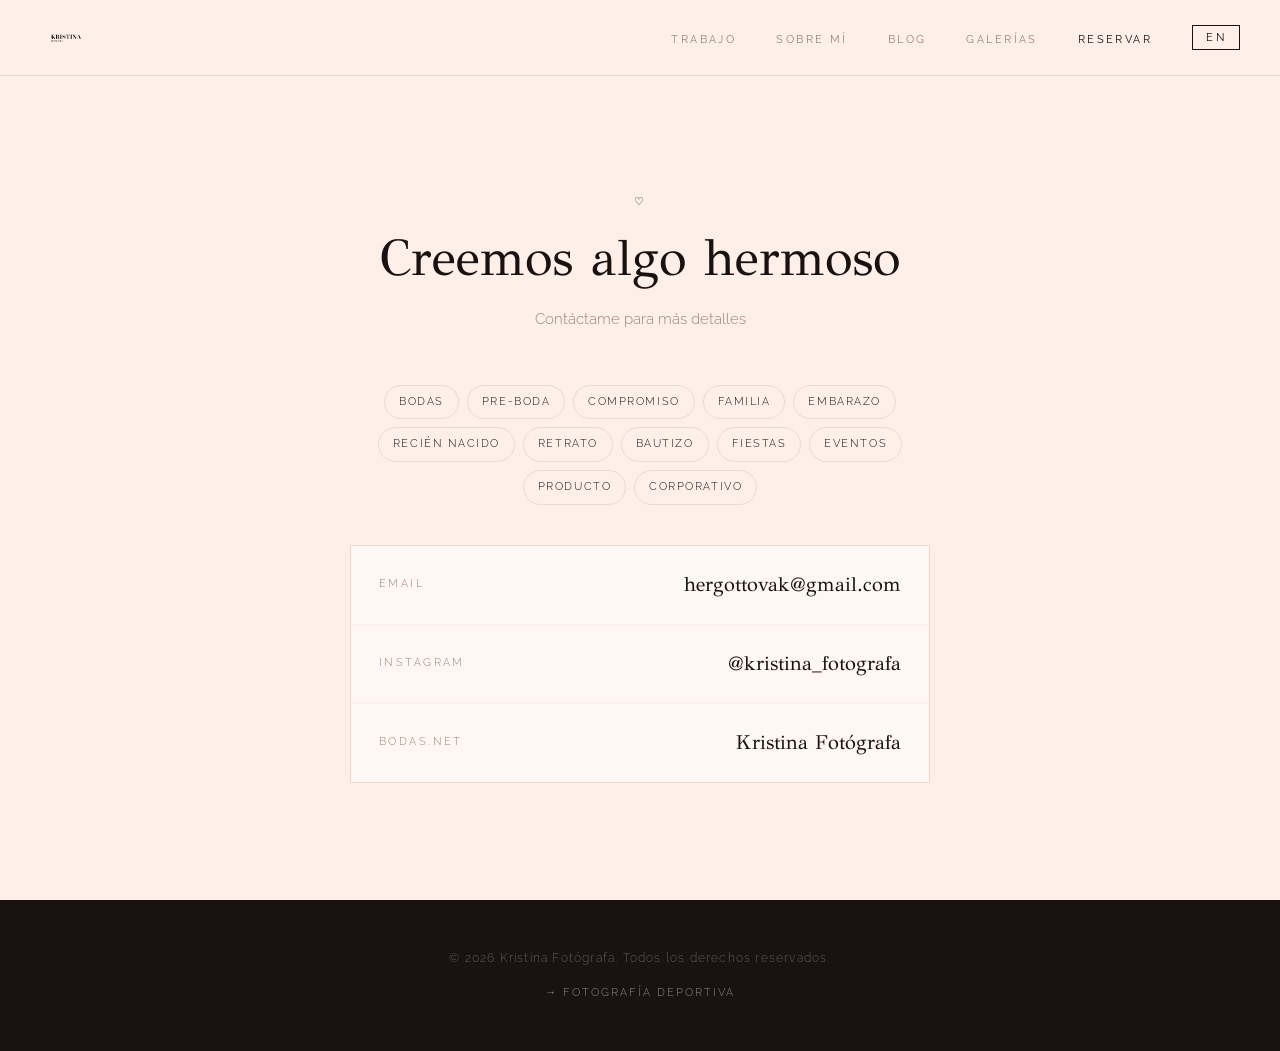
<file: reservar.html>
<!DOCTYPE html>
<html lang="es">
<head>
  <meta charset="UTF-8">
  <meta name="viewport" content="width=device-width, initial-scale=1.0">
  <title>Kristina Fotógrafa — Reservar</title>
  <link rel="preconnect" href="https://fonts.googleapis.com">
  <link rel="preconnect" href="https://fonts.gstatic.com" crossorigin>
  <link href="https://fonts.googleapis.com/css2?family=GFS+Didot&family=Raleway:wght@300;400;500&display=swap" rel="stylesheet">
  <link rel="stylesheet" href="style.css?v=2">
  <!-- Google Analytics -->
  <script async src="https://www.googletagmanager.com/gtag/js?id=G-7LXSDRW72B"></script>
  <script>window.dataLayer=window.dataLayer||[];function gtag(){dataLayer.push(arguments);}gtag('js',new Date());gtag('config','G-7LXSDRW72B');</script>
</head>
<body>

  <!-- ========== HEADER ========== -->
  <header id="header">
    <nav class="nav-container">
      <a href="index.html" class="logo-link">
        <img src="images/logo.png" alt="Kristina Fotógrafa" class="logo-img">
      </a>
      <div class="nav-right">
        <ul class="nav-links">
          <li><a href="index.html"                   data-en="Work"      data-es="Trabajo"  >Trabajo</a></li>
          <li><a href="sobre-mi.html"              data-en="About"     data-es="Sobre mí" >Sobre mí</a></li>
          <li><a href="blog.html"                  data-en="Blog"      data-es="Blog"     >Blog</a></li>
          <li><a href="galerias.html"              data-en="Galleries" data-es="Galerías" >Galerías</a></li>
          <li><a href="reservar.html" class="active" data-en="Book me"      data-es="Reservar" >Reservar</a></li>
        </ul>
        <button id="lang-toggle" aria-label="Switch language">EN</button>
        <button class="hamburger" id="hamburger" aria-label="Abrir menú">
          <span></span><span></span><span></span>
        </button>
      </div>
    </nav>
  </header>

  <!-- ========== MOBILE MENU ========== -->
  <div class="mobile-menu" id="mobile-menu">
    <ul>
      <li><a href="index.html"    data-en="Work"      data-es="Trabajo"  >Trabajo</a></li>
      <li><a href="sobre-mi.html" data-en="About"     data-es="Sobre mí" >Sobre mí</a></li>
      <li><a href="blog.html"     data-en="Blog"      data-es="Blog"     >Blog</a></li>
      <li><a href="galerias.html" data-en="Galleries" data-es="Galerías" >Galerías</a></li>
      <li><a href="reservar.html" data-en="Book me"      data-es="Reservar" >Reservar</a></li>
    </ul>
  </div>

  <!-- ========== BOOK ========== -->
  <main class="page-book">
    <div class="book-inner">
      <span class="section-label available">
        <span class="heart-icon">♡</span>
      </span>
      <h1
        data-en="Let's create something beautiful"
        data-es="Creemos algo hermoso">Creemos algo hermoso</h1>
      <p
        data-en="Get in touch for details"
        data-es="Contáctame para más detalles"
        >Contáctame para más detalles</p>
      <div class="session-types session-types--centered">
        <div class="session-tags">
          <span class="session-tag" data-en="Weddings"            data-es="Bodas">Bodas</span>
          <span class="session-tag" data-en="Pre-wedding"         data-es="Pre-boda">Pre-boda</span>
          <span class="session-tag" data-en="Engagement"          data-es="Compromiso">Compromiso</span>
          <span class="session-tag" data-en="Family"              data-es="Familia">Familia</span>
          <span class="session-tag" data-en="Maternity"           data-es="Embarazo">Embarazo</span>
          <span class="session-tag" data-en="Newborn"             data-es="Recién nacido">Recién nacido</span>
          <span class="session-tag" data-en="Portrait"            data-es="Retrato">Retrato</span>
          <span class="session-tag" data-en="Baptism" data-es="Bautizo">Bautizo</span>
          <span class="session-tag" data-en="Parties"             data-es="Fiestas">Fiestas</span>
          <span class="session-tag" data-en="Events"              data-es="Eventos">Eventos</span>
          <span class="session-tag" data-en="Product"             data-es="Producto">Producto</span>
          <span class="session-tag" data-en="Corporate"           data-es="Corporativo">Corporativo</span>
        </div>
      </div>
      <div class="contact-links">
        <a href="mailto:hergottovak@gmail.com" class="contact-link">
          <span class="contact-label">Email</span>
          <span class="contact-value">hergottovak@gmail.com</span>
        </a>
        <a href="https://www.instagram.com/kristina_fotografa/" target="_blank" rel="noopener" class="contact-link">
          <span class="contact-label">Instagram</span>
          <span class="contact-value">@kristina_fotografa</span>
        </a>
        <a href="https://www.bodas.net/fotografos/kristina-fotografa--e230770" target="_blank" rel="noopener" class="contact-link">
          <span class="contact-label">Bodas.net</span>
          <span class="contact-value">Kristina Fotógrafa</span>
        </a>
      </div>
    </div>
  </main>

  <footer>
    <div class="footer-inner">
      <p class="footer-copy"
        data-en="© 2026 Kristina Fotógrafa. All rights reserved."
        data-es="© 2026 Kristina Fotógrafa. Todos los derechos reservados."
        >© 2026 Kristina Fotógrafa. Todos los derechos reservados.</p>
      <a href="https://kristinasportphotography.com" target="_blank" rel="noopener" class="footer-link"
        data-en="→ Sport Photography"
        data-es="→ Fotografía deportiva">→ Fotografía deportiva</a>
    </div>
  </footer>

  <script src="script.js"></script>
</body>
</html>
</file>
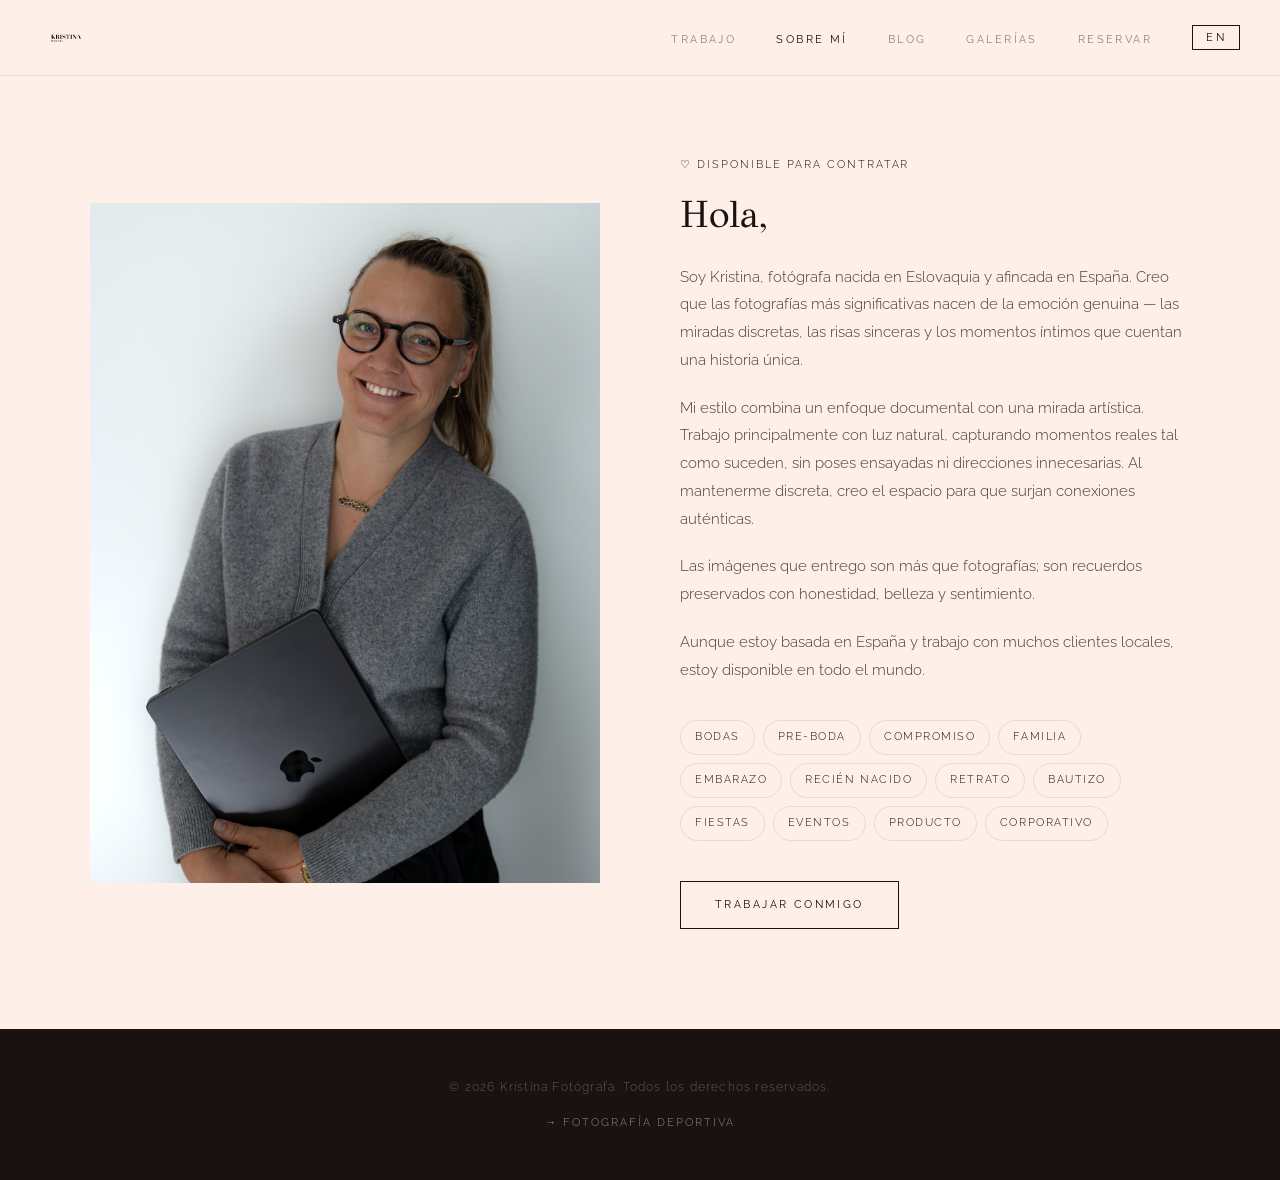
<file: sobre-mi.html>
<!DOCTYPE html>
<html lang="es">
<head>
  <meta charset="UTF-8">
  <meta name="viewport" content="width=device-width, initial-scale=1.0">
  <title>Kristina Fotógrafa — Sobre mí</title>
  <link rel="preconnect" href="https://fonts.googleapis.com">
  <link rel="preconnect" href="https://fonts.gstatic.com" crossorigin>
  <link href="https://fonts.googleapis.com/css2?family=GFS+Didot&family=Raleway:wght@300;400;500&display=swap" rel="stylesheet">
  <link rel="stylesheet" href="style.css?v=2">
  <!-- Google Analytics -->
  <script async src="https://www.googletagmanager.com/gtag/js?id=G-7LXSDRW72B"></script>
  <script>window.dataLayer=window.dataLayer||[];function gtag(){dataLayer.push(arguments);}gtag('js',new Date());gtag('config','G-7LXSDRW72B');</script>
</head>
<body>

  <!-- ========== HEADER ========== -->
  <header id="header">
    <nav class="nav-container">
      <a href="index.html" class="logo-link">
        <img src="images/logo.png" alt="Kristina Fotógrafa" class="logo-img">
      </a>
      <div class="nav-right">
        <ul class="nav-links">
          <li><a href="index.html"                   data-en="Work"      data-es="Trabajo"  >Trabajo</a></li>
          <li><a href="sobre-mi.html" class="active" data-en="About"     data-es="Sobre mí" >Sobre mí</a></li>
          <li><a href="blog.html"                  data-en="Blog"      data-es="Blog"     >Blog</a></li>
          <li><a href="galerias.html"              data-en="Galleries" data-es="Galerías" >Galerías</a></li>
          <li><a href="reservar.html"              data-en="Book me"      data-es="Reservar" >Reservar</a></li>
        </ul>
        <button id="lang-toggle" aria-label="Switch language">EN</button>
        <button class="hamburger" id="hamburger" aria-label="Abrir menú">
          <span></span><span></span><span></span>
        </button>
      </div>
    </nav>
  </header>

  <!-- ========== MOBILE MENU ========== -->
  <div class="mobile-menu" id="mobile-menu">
    <ul>
      <li><a href="index.html"    data-en="Work"      data-es="Trabajo"  >Trabajo</a></li>
      <li><a href="sobre-mi.html" data-en="About"     data-es="Sobre mí" >Sobre mí</a></li>
      <li><a href="blog.html"     data-en="Blog"      data-es="Blog"     >Blog</a></li>
      <li><a href="galerias.html" data-en="Galleries" data-es="Galerías" >Galerías</a></li>
      <li><a href="reservar.html" data-en="Book me"      data-es="Reservar" >Reservar</a></li>
    </ul>
  </div>

  <!-- ========== ABOUT ========== -->
  <main class="page-about">
    <div class="about-grid">
      <div class="about-image-wrap">
        <img src="images/portrait.jpg" alt="Kristina">
      </div>
      <div class="about-content">
        <span class="section-label available">
          <span class="heart-icon">♡</span> <span data-en="Available to hire" data-es="Disponible para contratar">Disponible para contratar</span>
        </span>
        <h1 data-en="Hi," data-es="Hola,">Hola,</h1>
        <p
          data-en="I'm Kristina, a Slovakia-born photographer now based in Vigo, Spain. I believe the most meaningful photographs are created through genuine emotion — the quiet glances, heartfelt laughter, and intimate moments that tell a story no one else can."
          data-es="Soy Kristina, fotógrafa nacida en Eslovaquia y afincada en España. Creo que las fotografías más significativas nacen de la emoción genuina — las miradas discretas, las risas sinceras y los momentos íntimos que cuentan una historia única."
          >Soy Kristina, fotógrafa nacida en Eslovaquia y afincada en España. Creo que las fotografías más significativas nacen de la emoción genuina — las miradas discretas, las risas sinceras y los momentos íntimos que cuentan una historia única.</p>
        <p
          data-en="My style combines a documentary approach with an artistic eye. Working primarily with natural light, I capture real moments as they unfold, without staged poses or unnecessary direction. By remaining unobtrusive, I create space for authentic connections to emerge naturally."
          data-es="Mi estilo combina un enfoque documental con una mirada artística. Trabajo principalmente con luz natural, capturando momentos reales tal como suceden, sin poses ensayadas ni direcciones innecesarias. Al mantenerme discreta, creo el espacio para que surjan conexiones auténticas."
          >Mi estilo combina un enfoque documental con una mirada artística. Trabajo principalmente con luz natural, capturando momentos reales tal como suceden, sin poses ensayadas ni direcciones innecesarias. Al mantenerme discreta, creo el espacio para que surjan conexiones auténticas.</p>
        <p
          data-en="The images I deliver are more than photographs; they are memories preserved with honesty, beauty, and feeling."
          data-es="Las imágenes que entrego son más que fotografías; son recuerdos preservados con honestidad, belleza y sentimiento."
          >Las imágenes que entrego son más que fotografías; son recuerdos preservados con honestidad, belleza y sentimiento.</p>
        <p
          data-en="Although I am based in Spain and work with many local clients, I am available worldwide."
          data-es="Aunque estoy basada en España y trabajo con muchos clientes locales, estoy disponible en todo el mundo."
          >Aunque estoy basada en España y trabajo con muchos clientes locales, estoy disponible en todo el mundo.</p>
        <div class="session-types">
          <div class="session-tags">
            <span class="session-tag" data-en="Weddings"            data-es="Bodas">Bodas</span>
            <span class="session-tag" data-en="Pre-wedding"         data-es="Pre-boda">Pre-boda</span>
            <span class="session-tag" data-en="Engagement"          data-es="Compromiso">Compromiso</span>
            <span class="session-tag" data-en="Family"              data-es="Familia">Familia</span>
            <span class="session-tag" data-en="Maternity"           data-es="Embarazo">Embarazo</span>
            <span class="session-tag" data-en="Newborn"             data-es="Recién nacido">Recién nacido</span>
            <span class="session-tag" data-en="Portrait"            data-es="Retrato">Retrato</span>
            <span class="session-tag" data-en="Baptism" data-es="Bautizo">Bautizo</span>
            <span class="session-tag" data-en="Parties"             data-es="Fiestas">Fiestas</span>
            <span class="session-tag" data-en="Events"              data-es="Eventos">Eventos</span>
            <span class="session-tag" data-en="Product"             data-es="Producto">Producto</span>
            <span class="session-tag" data-en="Corporate"           data-es="Corporativo">Corporativo</span>
          </div>
        </div>
        <a href="reservar.html" class="btn"
          data-en="Work with me"
          data-es="Trabajar conmigo">Trabajar conmigo</a>
      </div>
    </div>
  </main>

  <footer>
    <div class="footer-inner">
      <p class="footer-copy"
        data-en="© 2026 Kristina Fotógrafa. All rights reserved."
        data-es="© 2026 Kristina Fotógrafa. Todos los derechos reservados."
        >© 2026 Kristina Fotógrafa. Todos los derechos reservados.</p>
      <a href="https://kristinasportphotography.com" target="_blank" rel="noopener" class="footer-link"
        data-en="→ Sport Photography"
        data-es="→ Fotografía deportiva">→ Fotografía deportiva</a>
    </div>
  </footer>

  <script src="script.js"></script>
</body>
</html>
</file>
<file: style.css>
/* ============================================================
   KRISTINA FOTÓGRAFA — style.css
   Main color: #FFEFE9  |  Font: Didot / GFS Didot
   ============================================================ */

/* ── Variables ─────────────────────────────────────────────── */
:root {
  --main:        #FFEFE9;
  --blush:       #F5D9CE;
  --dark:        #1A1210;
  --muted:       #9B8275;
  --border:      #EDD8CF;
  --white:       #FFFFFF;

  --font-serif:  'Didot', 'GFS Didot', 'Bodoni MT', 'Playfair Display', Georgia, serif;
  --font-sans:   'Raleway', sans-serif;

  --nav-h:       76px;
  --board-gap:   4px;
}

/* ── Reset ──────────────────────────────────────────────────── */
*, *::before, *::after { box-sizing: border-box; margin: 0; padding: 0; }
html  { scroll-behavior: smooth; }
body  {
  font-family: var(--font-sans);
  background: var(--main);
  color: var(--dark);
  font-size: 16px;
  line-height: 1.7;
  font-weight: 300;
}
img { display: block; max-width: 100%; }
a   { text-decoration: none; color: inherit; }
ul  { list-style: none; }


/* ============================================================
   HEADER
   ============================================================ */
#header {
  position: fixed;
  inset: 0 0 auto 0;
  z-index: 100;
  height: var(--nav-h);
  background: rgba(255, 239, 233, 0.95);
  backdrop-filter: blur(10px);
  border-bottom: 1px solid var(--border);
  transition: box-shadow 0.3s;
}

.nav-container {
  height: 100%;
  display: flex;
  align-items: center;
  justify-content: space-between;
  padding: 0 40px;
}

.logo-img { height: 52px; width: auto; }

/* Nav links + lang toggle grouped on the right */
.nav-right {
  display: flex;
  align-items: center;
  gap: 40px;
}

.nav-links {
  display: flex;
  align-items: center;
  gap: 40px;
}
.nav-links a {
  font-size: 11px;
  font-weight: 400;
  letter-spacing: 0.22em;
  text-transform: uppercase;
  color: var(--muted);
  transition: color 0.2s;
}
.nav-links a:hover,
.nav-links a.active { color: var(--dark); }

#lang-toggle {
  background: none;
  border: 1px solid var(--dark);
  color: var(--dark);
  font-family: var(--font-sans);
  font-size: 11px;
  font-weight: 400;
  letter-spacing: 0.22em;
  padding: 5px 13px;
  cursor: pointer;
  transition: background 0.2s, color 0.2s;
  flex-shrink: 0;
}
#lang-toggle:hover { background: var(--dark); color: var(--main); }

.hamburger {
  display: none;
  flex-direction: column;
  gap: 5px;
  background: none;
  border: none;
  cursor: pointer;
  padding: 4px;
}
.hamburger span {
  display: block;
  width: 22px;
  height: 1px;
  background: var(--dark);
  transition: all 0.3s;
}


/* ============================================================
   MOBILE MENU
   ============================================================ */
.mobile-menu {
  display: none;
  position: fixed;
  top: var(--nav-h);
  left: 0;
  right: 0;
  background: var(--main);
  border-bottom: 1px solid var(--border);
  z-index: 99;
  padding: 32px 40px;
}
.mobile-menu.open { display: block; }
.mobile-menu ul   { display: flex; flex-direction: column; gap: 24px; }
.mobile-menu a    { font-size: 12px; letter-spacing: 0.22em; text-transform: uppercase; }


/* ============================================================
   GALLERY BOARD  (index.html)
   ============================================================ */
/* ============================================================
   GALLERY TOOLBAR
   ============================================================ */
.gallery-toolbar {
  margin-top: var(--nav-h);
  padding: 14px 40px 8px;
  display: flex;
  justify-content: flex-end;
}

.reshuffle-btn {
  background: none;
  border: 1px solid var(--border);
  color: var(--muted);
  cursor: pointer;
  font-family: var(--font-sans);
  font-size: 11px;
  letter-spacing: 0.18em;
  text-transform: uppercase;
  padding: 6px 14px;
  transition: color 0.2s, border-color 0.2s;
}
.reshuffle-btn:hover {
  color: var(--dark);
  border-color: var(--dark);
}


.gallery-board {
  display: grid;
  grid-template-columns: repeat(3, 1fr);
  gap: var(--board-gap);
  padding: var(--board-gap);
  opacity: 0;
  transition: opacity 0.5s ease;
}
.gallery-board.board-ready { opacity: 1; }

.gallery-item {
  aspect-ratio: 1 / 1;
  overflow: hidden;
  background: var(--blush);
}

/* Real photos */
.gallery-item img {
  width: 100%;
  height: 100%;
  display: block;
  object-fit: cover;
  image-orientation: from-image;
  opacity: 0;
  transition: opacity 0.4s ease, transform 0.6s ease;
}
.gallery-item img.img-ready { opacity: 1; }
.gallery-item:hover img { transform: scale(1.03); }

.gallery-item video {
  width: 100%;
  height: 100%;
  display: block;
  object-fit: cover;
  image-orientation: from-image;
  transition: transform 0.6s ease;
}
.gallery-item:hover video { transform: scale(1.03); }


/* ============================================================
   CLIENT GALLERIES PAGE  (galerias.html)
   ============================================================ */
.page-galleries {
  margin-top: var(--nav-h);
  padding: 72px 48px 100px;
  min-height: calc(100vh - var(--nav-h));
}

.galleries-intro {
  text-align: center;
  max-width: 520px;
  margin: 0 auto 64px;
}
.galleries-intro h1 {
  font-family: var(--font-serif);
  font-size: clamp(28px, 3vw, 44px);
  font-weight: 400;
  line-height: 1.15;
  margin-bottom: 18px;
}
.galleries-intro-text {
  font-size: 15px;
  color: var(--muted);
  line-height: 1.8;
}
.galleries-intro-text a {
  color: var(--dark);
  border-bottom: 1px solid var(--border);
  transition: border-color 0.2s;
}
.galleries-intro-text a:hover { border-color: var(--dark); }

.galleries-grid {
  display: grid;
  grid-template-columns: repeat(3, 1fr);
  gap: 32px;
  max-width: 1100px;
  margin: 0 auto;
}
.galleries-empty {
  grid-column: 1 / -1;
  text-align: center;
  color: var(--muted);
  font-size: 14px;
  letter-spacing: 0.1em;
  padding: 48px 0;
}

/* Gallery card */
.gallery-card {
  cursor: pointer;
}
.gallery-card-thumb {
  position: relative;
  aspect-ratio: 4 / 5;
  overflow: hidden;
  background: var(--blush);
}
.gallery-card-thumb img {
  width: 100%;
  height: 100%;
  object-fit: cover;
  display: block;
  transition: transform 0.6s ease;
}
.gallery-card:hover .gallery-card-thumb img { transform: scale(1.04); }

.gallery-card-overlay {
  position: absolute;
  inset: 0;
  display: flex;
  align-items: flex-end;
  justify-content: flex-end;
  padding: 14px;
  background: linear-gradient(to top, rgba(26,18,16,0.28) 0%, transparent 50%);
  opacity: 0;
  transition: opacity 0.3s;
}
.gallery-card:hover .gallery-card-overlay { opacity: 1; }
.gallery-card-lock-icon { color: #fff; }

.gallery-card-info {
  padding: 14px 2px 0;
}
.gallery-card-name {
  font-family: var(--font-serif);
  font-size: 18px;
  font-weight: 400;
  margin-bottom: 4px;
}
.gallery-card-meta {
  font-size: 11px;
  letter-spacing: 0.18em;
  text-transform: uppercase;
  color: var(--muted);
}

.gallery-card--legacy { opacity: 0.75; }
.gallery-card--legacy:hover { opacity: 1; }
.gallery-card-thumb--legacy img {
  filter: grayscale(100%) contrast(0.9) brightness(1.05);
  transition: filter 0.4s ease, transform 0.6s ease;
}
.gallery-card--legacy:hover .gallery-card-thumb--legacy img {
  filter: grayscale(100%) contrast(0.9) brightness(1.1);
  transform: scale(1.04);
}


/* Gallery view loading / error state */
.gv-loading {
  grid-column: 1 / -1;
  text-align: center;
  padding: 80px 24px;
  font-size: 13px;
  letter-spacing: 0.12em;
  color: var(--muted);
}
.gv-error { color: #c0614a; }

/* Gallery view (after unlocking) */
.gallery-view {
  display: none;
  margin-top: var(--nav-h);
}
.gallery-view-header {
  display: grid;
  grid-template-columns: 1fr auto 1fr;
  align-items: center;
  padding: 16px 40px;
  border-bottom: 1px solid var(--border);
}
.gallery-view-meta {
  text-align: center;
}
.gallery-view-meta h2 {
  font-family: var(--font-serif);
  font-size: 22px;
  font-weight: 400;
  line-height: 1.2;
}
.gallery-view-meta span {
  font-size: 11px;
  letter-spacing: 0.18em;
  text-transform: uppercase;
  color: var(--muted);
}

.back-btn {
  justify-self: start;
  display: flex;
  align-items: center;
  gap: 8px;
  background: none;
  border: none;
  cursor: pointer;
  font-family: var(--font-sans);
  font-size: 11px;
  letter-spacing: 0.18em;
  text-transform: uppercase;
  color: var(--muted);
  padding: 0;
  transition: color 0.2s;
  flex-shrink: 0;
}
.back-btn:hover { color: var(--dark); }

.gv-actions {
  justify-self: end;
  position: relative;
  display: flex;
  align-items: center;
  gap: 8px;
}

.gv-actions-toggle {
  display: flex;
  align-items: center;
  background: none;
  border: none;
  cursor: pointer;
  padding: 6px;
  color: var(--muted);
  transition: color 0.2s;
}
.gv-actions-toggle:hover { color: var(--dark); }

.gv-actions-menu {
  display: none;
  position: absolute;
  right: 0;
  top: calc(100% + 8px);
  background: var(--main);
  border: 1px solid var(--border);
  flex-direction: column;
  align-items: stretch;
  z-index: 50;
  min-width: 180px;
  box-shadow: 0 4px 20px rgba(26,18,16,0.08);
}
.gv-actions-menu.open { display: flex; }

.gv-actions-menu .btn,
.gv-actions-menu .gv-credits-btn,
.gv-actions-menu .gv-blog-btn {
  display: flex;
  align-items: center;
  gap: 8px;
  width: 100%;
  text-align: left;
  padding: 13px 20px;
  font-size: 10px;
  letter-spacing: 0.2em;
  border: none;
  border-bottom: 1px solid var(--border);
  color: var(--dark);
  background: transparent;
}
.gv-actions-menu .btn:last-child,
.gv-actions-menu .gv-credits-btn:last-child,
.gv-actions-menu .gv-blog-btn:last-child { border-bottom: none; }
.gv-actions-menu .btn:hover,
.gv-actions-menu .gv-credits-btn:hover,
.gv-actions-menu .gv-blog-btn:hover {
  background: var(--border);
  color: #000;
}

/* Credits modal */
.pw-modal-inner.credits-modal-inner {
  text-align: left;
  width: min(560px, 90vw);
}
.credits-modal-header {
  display: flex;
  align-items: center;
  justify-content: space-between;
  margin-bottom: 48px;
}
.credits-modal-header .credits-heading {
  margin-bottom: 0;
}
.credits-close {
  background: none;
  border: none;
  cursor: pointer;
  font-size: 24px;
  color: var(--muted);
  padding: 4px;
  line-height: 1;
  transition: color 0.2s;
  flex-shrink: 0;
}
.credits-close:hover { color: var(--dark); }

/* Password modal */
.pw-modal {
  display: none;
  position: fixed;
  inset: 0;
  background: rgba(26, 18, 16, 0.55);
  z-index: 200;
  align-items: center;
  justify-content: center;
  backdrop-filter: blur(4px);
}
.pw-modal.open { display: flex; }

.pw-modal-inner {
  background: var(--main);
  padding: 52px 48px 44px;
  max-width: 380px;
  width: calc(100% - 48px);
  position: relative;
  text-align: center;
}
.pw-close {
  position: absolute;
  top: 18px;
  right: 22px;
  background: none;
  border: none;
  cursor: pointer;
  font-size: 14px;
  color: var(--muted);
  padding: 4px;
  line-height: 1;
  transition: color 0.2s;
}
.pw-close:hover { color: var(--dark); }

.pw-gallery-name {
  font-family: var(--font-serif);
  font-size: 22px;
  font-weight: 400;
  margin-bottom: 32px;
  color: var(--dark);
}
.pw-label {
  display: block;
  font-size: 10px;
  letter-spacing: 0.28em;
  text-transform: uppercase;
  color: var(--muted);
  margin-bottom: 10px;
}
#pw-input {
  width: 100%;
  background: none;
  border: none;
  border-bottom: 1px solid var(--border);
  padding: 10px 0;
  font-family: var(--font-sans);
  font-size: 20px;
  letter-spacing: 0.3em;
  text-align: center;
  color: var(--dark);
  outline: none;
  margin-bottom: 28px;
  transition: border-color 0.2s;
}
#pw-input:focus { border-color: var(--dark); }
.pw-submit {
  width: 100%;
  padding: 14px;
  justify-content: center;
}
.pw-info {
  font-size: 13px;
  color: var(--muted);
  line-height: 1.7;
  margin-bottom: 28px;
}
.pw-info a {
  color: var(--dark);
  border-bottom: 1px solid var(--border);
  transition: border-color 0.2s;
}
.pw-info a:hover { border-color: var(--dark); }

.pw-error {
  margin-top: 14px;
  font-size: 12px;
  letter-spacing: 0.08em;
  color: #c0614a;
  min-height: 18px;
}


/* ============================================================
   BLOG LIST  (blog.html)
   ============================================================ */
.page-blog {
  margin-top: var(--nav-h);
  padding: 72px 48px 100px;
  min-height: calc(100vh - var(--nav-h));
}

.blog-intro {
  text-align: center;
  margin-bottom: 64px;
}
.blog-intro h1 {
  font-family: var(--font-serif);
  font-size: clamp(28px, 3vw, 44px);
  font-weight: 400;
}

.blog-grid {
  display: flex;
  flex-direction: column;
  max-width: 860px;
  margin: 0 auto;
  border-top: 1px solid var(--border);
}
.blog-empty {
  text-align: center;
  color: var(--muted);
  font-size: 14px;
  letter-spacing: 0.1em;
  padding: 48px 0;
}

.blog-card {
  display: grid;
  grid-template-columns: 1fr 180px;
  gap: 32px;
  align-items: start;
  padding: 32px 0;
  border-bottom: 1px solid var(--border);
  color: inherit;
}
.blog-card-info { min-width: 0; }
.blog-card-meta {
  font-size: 11px;
  letter-spacing: 0.18em;
  text-transform: uppercase;
  color: var(--muted);
  margin-bottom: 10px;
}
.blog-card-title {
  font-family: var(--font-serif);
  font-size: clamp(20px, 2vw, 26px);
  font-weight: 400;
  line-height: 1.2;
  margin-bottom: 10px;
  transition: color 0.2s;
}
.blog-card:hover .blog-card-title { color: var(--muted); }
.blog-card-subtitle {
  font-size: 14px;
  color: var(--muted);
  line-height: 1.7;
}
.blog-card-thumb {
  aspect-ratio: 4 / 3;
  overflow: hidden;
  background: var(--blush);
  flex-shrink: 0;
}
.blog-card-thumb img {
  width: 100%;
  height: 100%;
  object-fit: cover;
  display: block;
  transition: transform 0.6s ease;
}
.blog-card:hover .blog-card-thumb img { transform: scale(1.04); }


/* ============================================================
   BLOG POST  (post.html)
   ============================================================ */
.page-post {
  margin-top: var(--nav-h);
  padding: 56px 48px 100px;
  max-width: 780px;
  margin-left: auto;
  margin-right: auto;
}

.post-back {
  display: inline-flex;
  align-items: center;
  gap: 8px;
  font-size: 11px;
  letter-spacing: 0.18em;
  text-transform: uppercase;
  color: var(--muted);
  margin-bottom: 56px;
  transition: color 0.2s;
}
.post-back:hover { color: var(--dark); }

.post-cover {
  margin-bottom: 56px;
  width: 100%;
}
.post-cover img {
  width: 100%;
  display: block;
  max-height: 600px;
  object-fit: cover;
}

.post-header {
  border-bottom: 1px solid var(--border);
  padding-bottom: 40px;
  margin-bottom: 56px;
}
.post-meta {
  font-size: 11px;
  letter-spacing: 0.18em;
  text-transform: uppercase;
  color: var(--muted);
  margin-bottom: 20px;
}
.post-title {
  font-family: var(--font-serif);
  font-size: clamp(32px, 4vw, 52px);
  font-weight: 400;
  line-height: 1.1;
  margin-bottom: 18px;
}
.post-subtitle {
  font-size: 16px;
  color: var(--muted);
  line-height: 1.75;
}

.post-content { margin-bottom: 72px; }

.post-text {
  font-size: 16px;
  line-height: 1.9;
  color: #3a2e2a;
  margin-bottom: 28px;
}

.post-figure {
  margin: 48px 0;
}
.post-figure img {
  width: 100%;
  display: block;
  object-fit: cover;
}
.post-figure figcaption {
  margin-top: 10px;
  font-size: 12px;
  letter-spacing: 0.1em;
  color: var(--muted);
  text-align: center;
}

.post-image-pair {
  display: grid;
  grid-template-columns: 1fr 1fr;
  gap: var(--board-gap);
  margin: 48px 0;
}
.post-image-pair img {
  width: 100%;
  aspect-ratio: 2 / 3;
  object-fit: cover;
  display: block;
}

/* Credits */
.post-credits {
  border-top: 1px solid var(--border);
  padding-top: 56px;
  padding-bottom: 56px;
}
.credits-heading {
  font-family: var(--font-serif);
  font-size: 22px;
  font-weight: 400;
  margin-bottom: 24px;
}
.credits-list {
  display: grid;
  grid-template-columns: 140px 1fr;
  gap: 12px 24px;
  font-size: 14px;
}
.credits-list dt {
  font-size: 10px;
  letter-spacing: 0.22em;
  text-transform: uppercase;
  color: var(--muted);
  padding-top: 2px;
}
.credits-list dd { color: var(--dark); }
.credits-ig {
  color: var(--muted);
  font-size: 12px;
  letter-spacing: 0.04em;
  transition: color 0.2s;
}
.credits-ig:hover { color: var(--dark); }

.post-gallery {
  display: grid;
  grid-template-columns: repeat(auto-fit, minmax(80px, 1fr));
  gap: 5px;
  margin: 40px 0;
}
.post-gallery-thumb {
  aspect-ratio: 1 / 1;
  overflow: hidden;
  background: var(--blush);
  cursor: pointer;
}
.post-gallery-thumb img {
  width: 100%; height: 100%;
  object-fit: cover; display: block;
  transition: transform 0.4s ease;
}
.post-gallery-thumb:hover img { transform: scale(1.06); }

.post-comments {
  border-top: 1px solid var(--border);
  padding-top: 56px;
  margin-top: 0;
}
.comments-heading {
  font-family: var(--font-serif);
  font-size: 22px;
  font-weight: 400;
  margin-bottom: 32px;
}
.comments-form { display: flex; flex-direction: column; gap: 14px; }
.comments-row  { display: grid; grid-template-columns: 1fr 1fr; gap: 14px; }
.comments-input,
.comments-textarea {
  width: 100%;
  padding: 12px 14px;
  border: 1px solid var(--border);
  background: transparent;
  font-family: var(--font-sans);
  font-size: 14px;
  color: var(--dark);
  outline: none;
  transition: border-color 0.2s;
  box-sizing: border-box;
}
.comments-input:focus,
.comments-textarea:focus { border-color: var(--dark); }
.comments-textarea { resize: vertical; }
.comments-submit {
  align-self: flex-start;
  padding: 11px 32px;
  background: var(--dark);
  color: #fff;
  border: none;
  font-family: var(--font-sans);
  font-size: 11px;
  letter-spacing: 0.18em;
  text-transform: uppercase;
  cursor: pointer;
  transition: opacity 0.2s;
}
.comments-submit:hover { opacity: 0.75; }
.comments-list {
  list-style: none;
  padding: 0;
  margin: 0 0 48px;
  display: flex;
  flex-direction: column;
  gap: 24px;
}
.comments-item {
  border-left: 2px solid var(--border);
  padding-left: 16px;
}
.comments-name {
  display: block;
  font-size: 13px;
  font-weight: 500;
  letter-spacing: 0.04em;
  text-transform: uppercase;
  color: var(--dark);
  margin-bottom: 6px;
}
.comments-text {
  margin: 0;
  font-size: 15px;
  color: var(--muted);
  line-height: 1.6;
}
.comments-thanks {
  font-size: 15px;
  color: var(--muted);
  padding: 20px 0;
}
@media (max-width: 600px) {
  .comments-row { grid-template-columns: 1fr; }
}


/* ============================================================
   ABOUT PAGE  (sobre-mi.html)
   ============================================================ */
.page-about {
  margin-top: var(--nav-h);
  padding: 80px 48px 100px;
  min-height: calc(100vh - var(--nav-h));
}

.about-grid {
  max-width: 1100px;
  margin: 0 auto;
  display: grid;
  grid-template-columns: 1fr 1fr;
  gap: 80px;
  align-items: center;
}

.about-image-wrap { overflow: hidden; }
.about-image-wrap img,
.about-image-wrap .img-placeholder {
  width: 100%;
  aspect-ratio: 3 / 4;
  object-fit: cover;
  display: block;
}

.section-label {
  display: block;
  font-size: 11px;
  letter-spacing: 0.28em;
  text-transform: uppercase;
  color: var(--muted);
  margin-bottom: 18px;
}
.section-label.available {
  letter-spacing: 0.18em;
  color: var(--dark);
}
.heart-icon {
  display: inline-block;
  animation: heartbeat 1.6s ease-in-out infinite;
  transform-origin: center;
}
@keyframes heartbeat {
  0%   { transform: scale(1);    }
  12%  { transform: scale(1.35); }
  24%  { transform: scale(1);    }
  36%  { transform: scale(1.25); }
  48%  { transform: scale(1);    }
  100% { transform: scale(1);    }
}

.about-content h1 {
  font-family: var(--font-serif);
  font-size: clamp(30px, 3vw, 50px);
  font-weight: 400;
  line-height: 1.12;
  margin-bottom: 28px;
}
.about-content p {
  font-size: 15px;
  color: #4a3833;
  line-height: 1.85;
  margin-bottom: 20px;
}


.btn {
  display: inline-block;
  font-family: var(--font-sans);
  font-size: 11px;
  font-weight: 400;
  letter-spacing: 0.22em;
  text-transform: uppercase;
  border: 1px solid var(--dark);
  padding: 14px 34px;
  transition: background 0.25s, color 0.25s;
}
.btn:hover { background: var(--dark); color: var(--main); }


/* ============================================================
   BOOK PAGE  (reservar.html)
   ============================================================ */
.page-book {
  margin-top: var(--nav-h);
  min-height: calc(100vh - var(--nav-h));
  display: flex;
  align-items: center;
  justify-content: center;
  padding: 80px 48px;
}

.book-inner {
  max-width: 580px;
  width: 100%;
  text-align: center;
}
.book-inner h1 {
  font-family: var(--font-serif);
  font-size: clamp(30px, 4vw, 52px);
  font-weight: 400;
  line-height: 1.12;
  margin-bottom: 20px;
}
.book-inner > p {
  font-size: 15px;
  color: var(--muted);
  margin-bottom: 52px;
}

.session-types {
  margin: 36px 0 40px;
}
.session-types--centered {
  text-align: center;
}
.session-types-label {
  font-size: 11px;
  letter-spacing: 0.22em;
  text-transform: uppercase;
  color: var(--muted);
  margin: 0 0 14px;
}
.session-tags {
  display: flex;
  flex-wrap: wrap;
  gap: 8px;
}
.session-types--centered .session-tags {
  justify-content: center;
}
.session-tag {
  font-size: 11px;
  letter-spacing: 0.14em;
  text-transform: uppercase;
  color: var(--dark);
  border: 1px solid var(--border);
  padding: 7px 14px;
  border-radius: 100px;
  transition: background 0.18s, border-color 0.18s;
}
.session-tag:hover {
  background: var(--blush);
  border-color: var(--blush);
}

.contact-links {
  display: flex;
  flex-direction: column;
  gap: 1px;
  border: 1px solid var(--border);
}
.contact-link {
  display: flex;
  justify-content: space-between;
  align-items: center;
  padding: 22px 28px;
  background: rgba(255,255,255,0.5);
  gap: 20px;
  transition: background 0.2s;
}
.contact-link:hover { background: rgba(255,255,255,0.9); }
.contact-label {
  font-size: 11px;
  letter-spacing: 0.22em;
  text-transform: uppercase;
  color: var(--muted);
  flex-shrink: 0;
}
.contact-value {
  font-family: var(--font-serif);
  font-size: 20px;
  font-weight: 400;
}


/* ============================================================
   LIGHTBOX
   ============================================================ */
.lightbox {
  display: none;
  position: fixed;
  inset: 0;
  background: rgba(26, 18, 16, 0.96);
  z-index: 200;
  align-items: center;
  justify-content: center;
}
.lightbox.open { display: flex; }

.lb-media-wrap {
  position: relative;
  display: flex;
  align-items: center;
  justify-content: center;
}
.lb-media-wrap img,
.lb-media-wrap video {
  max-width: 90vw;
  max-height: 90vh;
  object-fit: contain;
  display: block;
  user-select: none;
}
.lb-media-wrap video { background: #000; }

.lb-prev, .lb-next {
  position: absolute;
  background: none;
  border: none;
  color: rgba(255, 255, 255, 0.5);
  cursor: pointer;
  padding: 12px;
  line-height: 1;
  font-size: 28px;
  transition: color 0.2s;
}
.lb-prev:hover, .lb-next:hover { color: #fff; }
.lb-prev { left: 20px; top: 50%; transform: translateY(-50%); }
.lb-next { right: 20px; top: 50%; transform: translateY(-50%); }

.lb-top-controls {
  position: absolute;
  top: 20px;
  right: 20px;
  display: flex;
  gap: 4px;
  align-items: center;
  z-index: 10;
}
.lb-close, .lb-download {
  background: none;
  border: none;
  color: rgba(255, 255, 255, 0.5);
  cursor: pointer;
  width: 52px;
  height: 52px;
  padding: 0;
  line-height: 1;
  font-size: 24px;
  transition: color 0.2s;
  text-decoration: none;
  display: flex;
  align-items: center;
  justify-content: center;
}
.lb-close:hover, .lb-download:hover { color: #fff; }

.gv-count {
  font-size: 11px;
  letter-spacing: 0.12em;
  text-transform: uppercase;
  color: var(--muted);
  margin-left: 8px;
}


/* ============================================================
   FOOTER
   ============================================================ */
footer {
  background: var(--dark);
  padding: 48px;
}
.footer-inner {
  display: flex;
  flex-direction: column;
  align-items: center;
  gap: 16px;
}
.footer-copy {
  font-size: 12px;
  letter-spacing: 0.1em;
  color: rgba(255,255,255,0.3);
}
.footer-link {
  font-size: 11px;
  letter-spacing: 0.18em;
  text-transform: uppercase;
  color: rgba(255,255,255,0.5);
  transition: color 0.2s;
}
.footer-link:hover { color: rgba(255,255,255,0.9); }


/* ============================================================
   RESPONSIVE
   ============================================================ */
@media (max-width: 900px) {
  :root { --nav-h: 64px; }

  .nav-links  { display: none; }
  .hamburger  { display: flex; }
  .nav-container { padding: 0 24px; }
  .nav-right  { gap: 16px; }

  .gallery-toolbar { padding: 12px 24px 6px; }

  /* Blog */
  .page-blog  { padding: 48px 24px 72px; }
  .blog-card  { grid-template-columns: 1fr 120px; gap: 20px; padding: 24px 0; }
  .page-post  { padding: 40px 24px 72px; }

  /* Client galleries */
  .page-galleries   { padding: 56px 24px 72px; }
  .galleries-grid   { grid-template-columns: repeat(2, 1fr); gap: 24px; }
  .gallery-view-header { padding: 16px 24px; }

  /* Gallery: 2 columns */
  .gallery-board { grid-template-columns: repeat(2, 1fr); }

  /* About stacks */
  .page-about { padding: 56px 24px 72px; }
  .about-grid { grid-template-columns: 1fr; gap: 36px; }

  .page-book { padding: 56px 24px; }
  footer { padding: 40px 24px; }
}

@media (max-width: 480px) {
  /* Gallery: 1 column */
  .gallery-board { grid-template-columns: 1fr; }

  .about-stats  { gap: 24px; flex-wrap: wrap; }
  .contact-link { flex-direction: column; align-items: flex-start; gap: 6px; }
  .contact-value { font-size: 17px; }
  .mobile-menu  { padding: 28px 20px; }
  .galleries-grid { grid-template-columns: 1fr; }
  .pw-modal-inner { padding: 44px 28px 36px; }
}


/* ============================================================
   INSTAGRAM / CONTACT POPUP
   ============================================================ */
.kf-popup {
  position: fixed;
  bottom: 28px;
  left: 50%;
  transform: translateX(-50%) translateY(calc(100% + 48px));
  z-index: 500;
  width: min(380px, calc(100vw - 32px));
  background: var(--blush);
  border: 1px solid var(--border);
  border-radius: 3px;
  padding: 22px 24px 20px;
  box-shadow: 0 6px 36px rgba(26,18,16,0.13);
  opacity: 0;
  transition: transform 0.45s cubic-bezier(0.22, 1, 0.36, 1), opacity 0.45s;
  pointer-events: none;
}
.kf-popup.open {
  transform: translateX(-50%) translateY(0);
  opacity: 1;
  pointer-events: auto;
}
.kf-popup-close {
  position: absolute;
  top: 10px;
  right: 12px;
  background: none;
  border: none;
  cursor: pointer;
  font-size: 13px;
  color: var(--muted);
  padding: 4px;
  line-height: 1;
  transition: color 0.2s;
}
.kf-popup-close:hover { color: var(--dark); }
.kf-popup-heading {
  font-family: var(--font-serif);
  font-size: 16px;
  margin-bottom: 5px;
  padding-right: 18px;
}
.kf-popup-body {
  font-size: 12.5px;
  color: var(--muted);
  margin-bottom: 16px;
  line-height: 1.6;
}
.kf-popup-actions {
  display: flex;
  gap: 8px;
}
.kf-popup-actions .btn {
  padding: 9px 20px;
  font-size: 10px;
}
</file>
